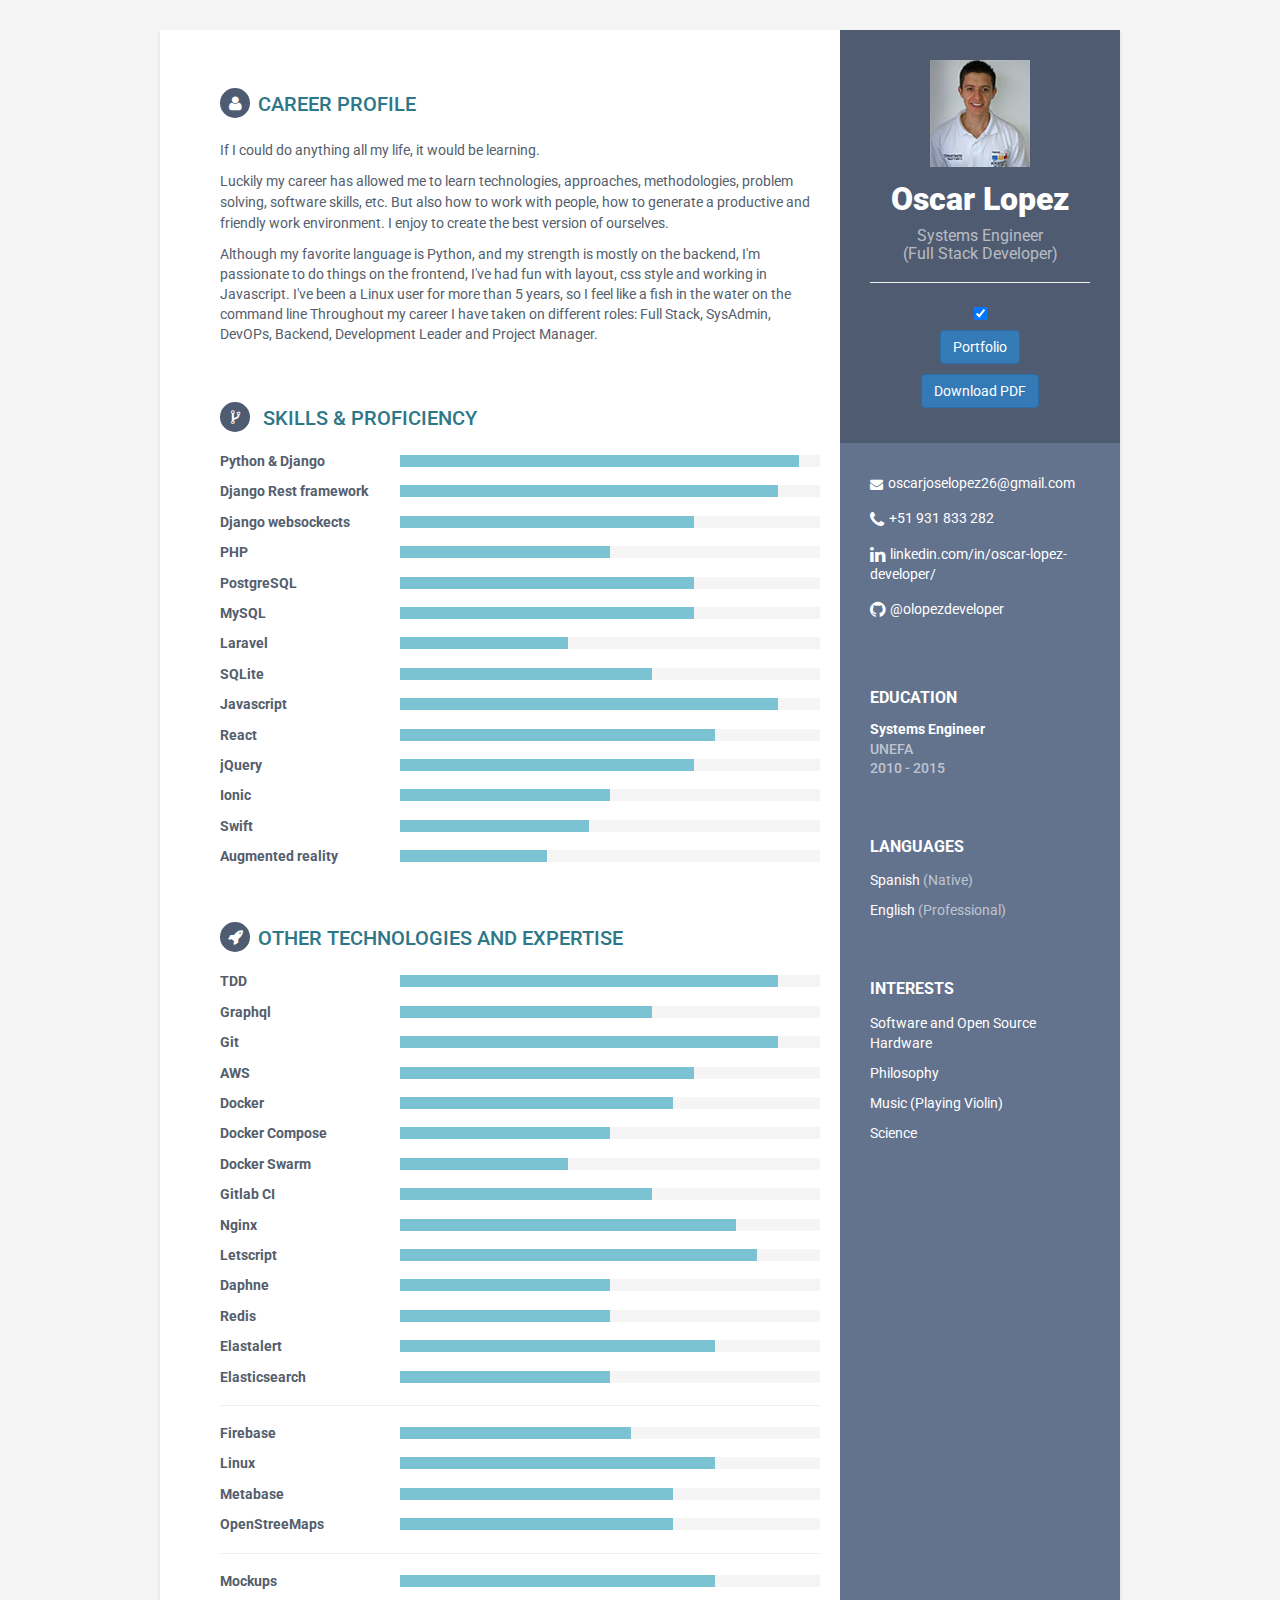
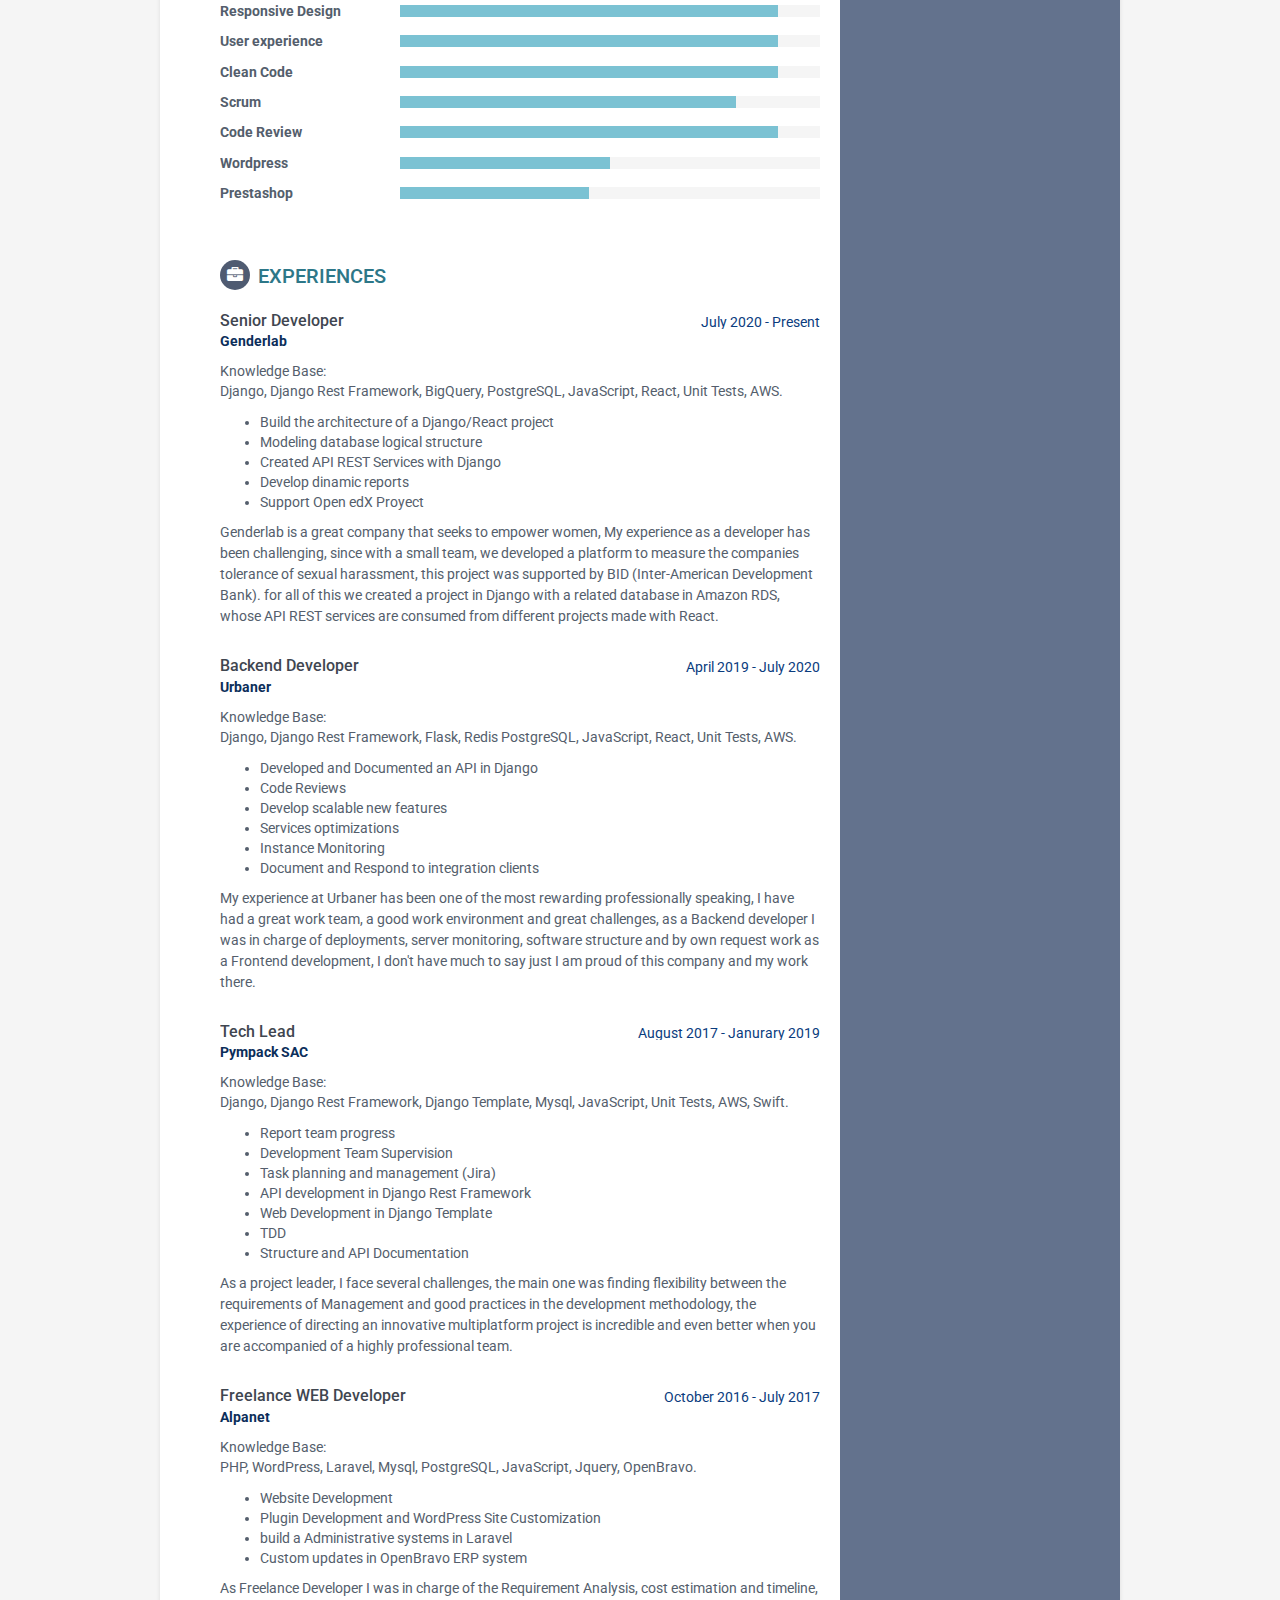
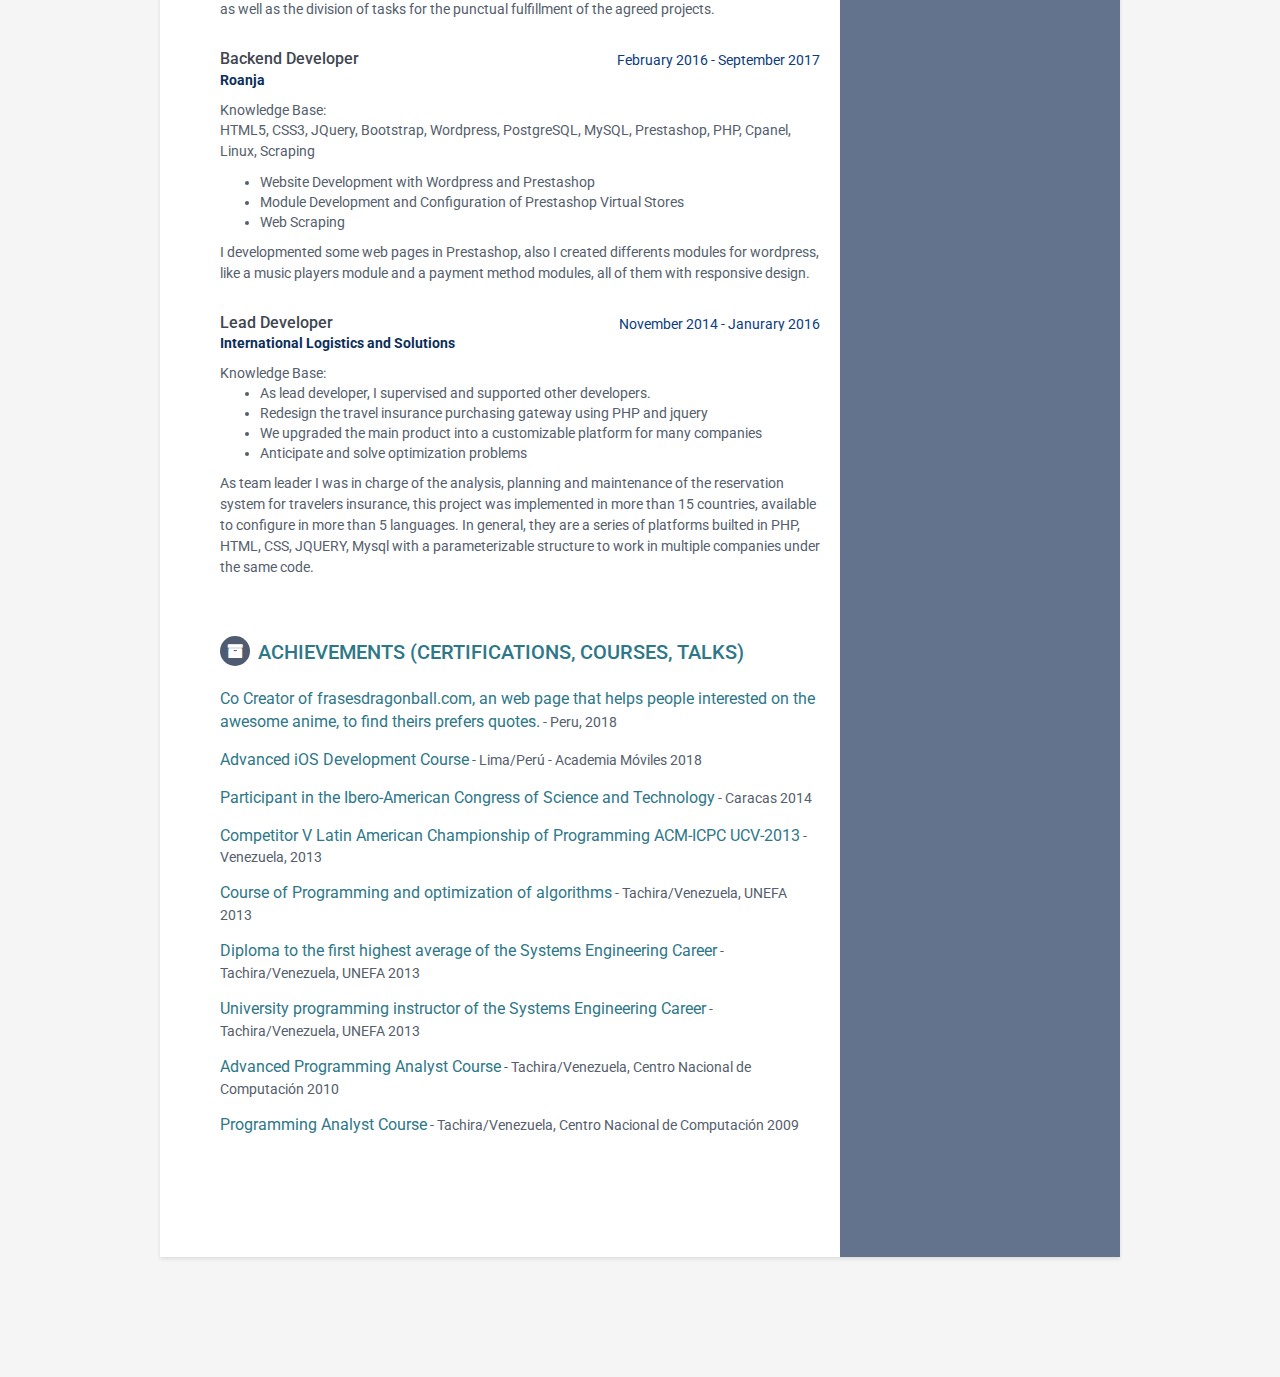
<file: index.html>
<!DOCTYPE html>
<!--[if IE 8]> <html lang="en" class="ie8"> <![endif]-->
<!--[if IE 9]> <html lang="en" class="ie9"> <![endif]-->
<!--[if !IE]><!--> <html lang="es"> <!--<![endif]-->

<head>
    <title>CV - Oscar Lopez</title>
    <!-- Meta -->
    <meta charset="utf-8">
    <meta http-equiv="X-UA-Compatible" content="IE=edge">
    <meta name="viewport" content="width=device-width, initial-scale=1.0">
    <meta name="description" content="Responsive HTML5 Resume/CV Template for Developers">
    <meta name="author" content="Xiaoying Riley at 3rd Wave Media">
    <link rel="shortcut icon" href="favicon.ico">
    <link href='https://fonts.googleapis.com/css?family=Roboto:400,500,400italic,300italic,300,500italic,700,700italic,900,900italic' rel='stylesheet' type='text/css'>
    <!-- Global CSS -->
    <link rel="stylesheet" href="assets/plugins/bootstrap/css/bootstrap.min.css">
    <!-- Plugins CSS -->
    <link rel="stylesheet" href="assets/plugins/font-awesome/css/font-awesome.css">
    <link href="https://gitcdn.github.io/bootstrap-toggle/2.2.2/css/bootstrap-toggle.min.css" rel="stylesheet">

    <!-- Theme CSS -->
    <link id="theme-style" rel="stylesheet" href="assets/css/styles.css">
    <!-- HTML5 shim and Respond.js for IE8 support of HTML5 elements and media queries -->
    <!--[if lt IE 9]>
      <script src="https://oss.maxcdn.com/html5shiv/3.7.2/html5shiv.min.js"></script>
      <script src="https://oss.maxcdn.com/respond/1.4.2/respond.min.js"></script>
    <![endif]-->
</head>

<body>
    <div class="wrapper">
        <div class="sidebar-wrapper">
            <div class="profile-container">
                <img class="profile" src="assets/images/oscar.jpg" alt="" />
                <h1 class="name">Oscar Lopez</h1>
                <h3 class="tagline english">Systems Engineer </br>(Full Stack Developer)</h3>
                <h3 class="tagline spanish hidden">Ingeniero de Sistemas </br>(Desarrollador Full Stack)</h3>
                <hr>




                <div class="text-center">
                    <input id="language" type="checkbox" checked data-offstyle="warning"
                    data-toggle="toggle" data-on="English" data-off="Spanish">
                </div>

                <div class="text-center english"><a class="btn btn-primary" 
                    href="./portfolio/">Portfolio</a></div>
                
                <div class="text-center english"><a class="btn btn-primary" 
                    href="./assets/pdf/OscarResumeEng.pdf">Download PDF</a></div>
                    
                <div class="text-center  spanish hidden"><a class="btn btn-primary" 
                    href="./portfolio/">Ver Portafolio</a></div>
                
                <div class="text-center  spanish hidden"><a class="btn btn-primary" 
                    href="./assets/pdf/OscarResume.pdf">Descargar PDF</a></div>
                

            </div><!--// Perfil-->

            <div class="contact-container container-block">
                <ul class="list-unstyled contact-list">
                    <li class="email"><i class="fa fa-envelope"></i><a href="#" >oscarjoselopez26@gmail.com</a></li>
                    <li class="phone"><i class="fa fa-phone"></i>+51 931 833 282</li>
                    <li class="linkedin"><i class="fa fa-linkedin"></i><a href="https://www.linkedin.com/in/oscar-lopez-a00679110/" target="_blank">linkedin.com/in/oscar-lopez-developer/</a></li>
                    <li class="github"><i class="fa fa-github"></i><a href="https://github.com/olopezdeveloper" target="_blank">@olopezdeveloper</a></li>

                </ul>
            </div><!--//Contacto-->
            <div class="education-container container-block">
                <h2 class="container-block-title english"> Education </h2>
                <h2 class="container-block-title spanish hidden"> Educación </h2>
                <div class="item">
                    <h4 class="degree english">Systems Engineer</h4>
                    <h4 class="degree spanish hidden">Ingeniero de Sistemas</h4>
                    <h5 class="meta">UNEFA</h5>
                    <div class="time">2010 - 2015</div>
                </div><!--//item-->
            </div><!--//Educación y estudios-->

            
            <div class="languages-container container-block">
                <h2 class="container-block-title english">Languages</h2>
                <h2 class="container-block-title spanish hidden">Idiomas</h2>
                <ul class="list-unstyled interests-list english">
                    <li>Spanish <span class="lang-desc">(Native)</span></li>
                    <li>English <span class="lang-desc">(Professional)</span></li>
                </ul>
                <ul class="list-unstyled interests-list spanish hidden">
                    <li>Español <span class="lang-desc">(Nativo)</span></li>
                    <li>Ingles <span class="lang-desc">(Profesional)</span></li>
                </ul>
            </div><!--//Idiomas-->



            <div class="interests-container container-block english">
                <h2 class="container-block-title">Interests</h2>
                <ul class="list-unstyled interests-list">
                    <li>Software and Open Source Hardware</li>
                    <li>Philosophy</li>
                    <li>Music (Playing Violin)</li>
                    <li>Science</li>
                </ul>
            </div><!--//interests-->
            <div class="interests-container container-block spanish hidden">
                <h2 class="container-block-title">Intereses</h2>
                <ul class="list-unstyled interests-list">
                    <li>Software, Hardware y Cultura de Código Abierto</li>
                    <li>Filosofía</li>
                    <li>Música (Tocar Violin)</li>
                    <li>Ciencia</li>
                </ul>
            </div><!--//interests-->

        </div><!--//sidebar-->

        <div class="main-wrapper">


 			<section class="section summary-section">
                
                <h2 class="section-title english"><i class="fa fa-user"></i>Career Profile </h2>
                <h2 class="section-title spanish hidden"><i class="fa fa-user"></i>Perfil Profesional </h2>
                <div class="summary">
                    
<div class="self-desc english">
    <p>
        If I could do anything all my life, it would be learning.

    </p>

    <p>

    Luckily my career has allowed me to learn technologies, approaches, methodologies,
    problem solving, software skills, etc.
     But also how to work with people,
     how to generate a productive and friendly work environment.
     I enjoy to create the best version of ourselves.
    </p>
    Although my favorite language is Python, and my strength is mostly on the backend,
    I'm passionate to do things on the frontend, I've had fun with layout, css style
     and working in Javascript.

    I've been a Linux user for more than 5 years, so I feel like a fish in the water
     on the command line


     Throughout my career I have taken on different roles: Full Stack, SysAdmin, DevOPs,
     Backend, Development Leader and Project Manager.
    </p>

</div>
<div class="self-desc spanish hidden">
    <p>
        Si pudiera hacer algo por toda mi vida, sería aprender

    </p>

    <p>
        Por suerte mi carrera me ha permitido aprender tecnologías, enfoques, metodologías,
        que me permiten aprender y resolver problemas, no sólo en las habilidades puramente
        mecánicas, de proceso, de software, etc. Sino también en cómo trabajar con la gente,
        cómo generar un ambiente de trabajo productivo y amigable.
        Me gusta ayudarme a mí y a mis colegas a obtener la mejor versión de nosotros mismos.
    </p>
        Aunque mi lenguaje de preferencia es Python, y mi fortaleza esta principalmente
        en el backend. Soy un apacionado al frontend ya que como suelo decir
        "Con poco, puedes hacer mucho".
        Me he divertido con el diseño y hacer estilos en css, y trabajar con Javascript.

         He sido un usuario de Linux por más de 5 años, así que me siento
         como un pez en el agua en la línea de comandos.
         A lo largo de mi carrera he asumido diferentes roles: Full Stack, SysAdmin, DevOps,
         Backend, Líder de Desarrollo y Gerente de Proyecto.
    </p>

</div>


                </div><!--//resumen-->
            </section><!--//section-->


            <section class="skills-section section">
                <h2 class="section-title english"><i class="fa fa-code-fork"></i> Skills & Proficiency </h2>
                <h2 class="section-title spanish hidden"><i class="fa fa-code-fork"></i>Habilidades y Destrezas</h2>
                <div class="skillset">
                    <div class="item">
                        <h3 class="level-title">Python & Django</h3>
                        <div class="level-bar">
                            <div class="level-bar-inner" data-level="95%">
                            </div>
                        </div><!--//level-bar-->
                    </div><!--//item-->

                    <div class="item">
                        <h3 class="level-title">Django Rest framework</h3>
                        <div class="level-bar">
                            <div class="level-bar-inner" data-level="90%">
                            </div>
                        </div><!--//level-bar-->
                    </div><!--//item-->

                    <div class="item">
                        <h3 class="level-title">Django websockects</h3>
                        <div class="level-bar">
                            <div class="level-bar-inner" data-level="70%">
                            </div>
                        </div><!--//level-bar-->
                    </div><!--//item-->

                    <div class="item">
                        <h3 class="level-title">PHP</h3>
                        <div class="level-bar">
                            <div class="level-bar-inner" data-level="50%">
                            </div>
                        </div><!--//level-bar-->
                    </div><!--//item-->

                    <div class="item">
                        <h3 class="level-title">PostgreSQL</h3>
                        <div class="level-bar">
                            <div class="level-bar-inner" data-level="70%">
                            </div>
                        </div><!--//level-bar-->
                    </div><!--//item-->
                    <div class="item">
                        <h3 class="level-title">MySQL</h3>
                        <div class="level-bar">
                            <div class="level-bar-inner"  data-level="70%">
                            </div>
                        </div><!--//level-bar-->
                    </div><!--//item-->
                     
                    
                    
                    <div class="item">
                        <h3 class="level-title">Laravel</h3>
                        <div class="level-bar">
                            <div class="level-bar-inner" data-level="40%">
                            </div>
                        </div><!--//level-bar-->
                    </div><!--//item-->

                    <div class="item">
                        <h3 class="level-title">SQLite</h3>
                        <div class="level-bar">
                            <div class="level-bar-inner" data-level="60%">
                            </div>
                        </div><!--//level-bar-->
                    </div><!--//item-->

                    
                    
                    <div class="item">
                        <h3 class="level-title">Javascript</h3>
                        <div class="level-bar">
                            <div class="level-bar-inner" data-level="90%">
                            </div>
                        </div><!--//level-bar-->
                    </div><!--//item-->
                    <div class="item">
                        <h3 class="level-title">React</h3>
                        <div class="level-bar">
                            <div class="level-bar-inner" data-level="75%">
                            </div>
                        </div><!--//level-bar-->
                    </div><!--//item-->
                    <div class="item">
                        <h3 class="level-title">jQuery</h3>
                        <div class="level-bar">
                            <div class="level-bar-inner" data-level="70%">
                            </div>
                        </div><!--//level-bar-->
                    </div><!--//item-->
                    <div class="item">
                        <h3 class="level-title">Ionic</h3>
                        <div class="level-bar">
                            <div class="level-bar-inner" data-level="50%">
                            </div>
                        </div><!--//level-bar-->
                    </div><!--//item-->
                    <div class="item">
                        <h3 class="level-title">Swift</h3>
                        <div class="level-bar">
                            <div class="level-bar-inner" data-level="45%">
                            </div>
                        </div><!--//level-bar-->
                    </div><!--//item-->

                    <div class="item">
                        <h3 class="level-title">Augmented reality</h3>
                        <div class="level-bar">
                            <div class="level-bar-inner" data-level="35%">
                            </div>
                        </div><!--//level-bar-->
                    </div><!--//item-->
                     
                    

                </div>
            </section><!--//-Habulidades-->

            <section class="skills-section section">
                <h2 class="section-title english"><i class="fa fa-rocket"></i>Other technologies and expertise</h2>
                <h2 class="section-title spanish hidden"><i class="fa fa-rocket"></i>Otras tecnologías y conocimientos</h2>
                <div class="skillset">


                    <div class="item">
                        <h3 class="level-title">TDD</h3>
                        <div class="level-bar">
                            <div class="level-bar-inner" data-level="90%">
                            </div>
                        </div><!--//level-bar-->
                    </div><!--//item-->

                    <div class="item">
                        <h3 class="level-title">Graphql</h3>
                        <div class="level-bar">
                            <div class="level-bar-inner" data-level="60%">
                            </div>
                        </div><!--//level-bar-->
                    </div><!--//item-->


                    <div class="item">
                        <h3 class="level-title">Git</h3>
                        <div class="level-bar">
                            <div class="level-bar-inner" data-level="90%">
                            </div>
                        </div><!--//level-bar-->
                    </div><!--//item-->                 


                    
                    <div class="item">
                        <h3 class="level-title">AWS</h3>
                        <div class="level-bar">
                            <div class="level-bar-inner" data-level="70%">
                            </div>
                        </div><!--//level-bar-->
                    </div><!--//item-->

                    <div class="item">
                        <h3 class="level-title">Docker</h3>
                        <div class="level-bar">
                            <div class="level-bar-inner" data-level="65%">
                            </div>
                        </div><!--//level-bar-->
                    </div><!--//item-->
                    <div class="item">
                        <h3 class="level-title">Docker Compose</h3>
                        <div class="level-bar">
                            <div class="level-bar-inner" data-level="50%">
                            </div>
                        </div><!--//level-bar-->
                    </div><!--//item-->
                    <div class="item">
                        <h3 class="level-title">Docker Swarm</h3>
                        <div class="level-bar">
                            <div class="level-bar-inner" data-level="40%">
                            </div>
                        </div><!--//level-bar-->
                    </div><!--//item-->
                    <div class="item">
                        <h3 class="level-title">Gitlab CI</h3>
                        <div class="level-bar">
                            <div class="level-bar-inner" data-level="60%">
                            </div>
                        </div><!--//level-bar-->
                    </div><!--//item-->
                    <div class="item">
                        <h3 class="level-title">Nginx</h3>
                        <div class="level-bar">
                            <div class="level-bar-inner" data-level="80%">
                            </div>
                        </div><!--//level-bar-->
                    </div><!--//item-->
                    <div class="item">
                        <h3 class="level-title">Letscript</h3>
                        <div class="level-bar">
                            <div class="level-bar-inner" data-level="85%">
                            </div>
                        </div><!--//level-bar-->
                    </div><!--//item-->

                    <div class="item">
                        <h3 class="level-title">Daphne</h3>
                        <div class="level-bar">
                            <div class="level-bar-inner" data-level="50%">
                            </div>
                        </div><!--//level-bar-->
                    </div><!--//item-->
                    <div class="item">
                        <h3 class="level-title">Redis</h3>
                        <div class="level-bar">
                            <div class="level-bar-inner" data-level="50%">
                            </div>
                        </div><!--//level-bar-->
                    </div><!--//item-->

                    <div class="item">
                        <h3 class="level-title">Elastalert</h3>
                        <div class="level-bar">
                            <div class="level-bar-inner" data-level="75%">
                            </div>
                        </div><!--//level-bar-->
                    </div><!--//item-->
                    <div class="item">
                        <h3 class="level-title">Elasticsearch</h3>
                        <div class="level-bar">
                            <div class="level-bar-inner" data-level="50%">
                            </div>
                        </div><!--//level-bar-->
                    </div><!--//item-->

                    <hr>
                    
                    <div class="item">
                        <h3 class="level-title">Firebase</h3>
                        <div class="level-bar">
                            <div class="level-bar-inner" data-level="55%">
                            </div>
                        </div><!--//level-bar-->
                    </div><!--//item-->

                    
                    <div class="item">
                        <h3 class="level-title">Linux</h3>
                        <div class="level-bar">
                            <div class="level-bar-inner" data-level="75%">
                            </div>
                        </div><!--//level-bar-->
                    </div><!--//item-->

                    <div class="item">
                        <h3 class="level-title">Metabase</h3>
                        <div class="level-bar">
                            <div class="level-bar-inner" data-level="65%">
                            </div>
                        </div><!--//level-bar-->
                    </div><!--//item-->
                    <div class="item">
                        <h3 class="level-title">OpenStreeMaps</h3>
                        <div class="level-bar">
                            <div class="level-bar-inner" data-level="65%">
                            </div>
                        </div><!--//level-bar-->
                    </div><!--//item-->
                    

                    <hr>
                    <div class="item">
                        <h3 class="level-title">Mockups</h3>
                        <div class="level-bar">
                            <div class="level-bar-inner" data-level="75%">
                            </div>
                        </div><!--//level-bar-->
                    </div><!--//item-->
                    <div class="item">
                        <h3 class="level-title">Responsive Design</h3>
                        <div class="level-bar">
                            <div class="level-bar-inner" data-level="90%">
                            </div>
                        </div><!--//level-bar-->
                    </div><!--//item-->

                    
                    <div class="item">
                        <h3 class="level-title">User experience</h3>
                        <div class="level-bar">
                            <div class="level-bar-inner" data-level="90%">
                            </div>
                        </div><!--//level-bar-->
                    </div><!--//item-->

                    <div class="item">
                        <h3 class="level-title">Clean Code</h3>
                        <div class="level-bar">
                            <div class="level-bar-inner" data-level="90%">
                            </div>
                        </div><!--//level-bar-->
                    </div><!--//item-->

                    <div class="item">
                        <h3 class="level-title">Scrum</h3>
                        <div class="level-bar">
                            <div class="level-bar-inner" data-level="80%">
                            </div>
                        </div><!--//level-bar-->
                    </div><!--//item-->
                    <div class="item">
                        <h3 class="level-title">Code Review</h3>
                        <div class="level-bar">
                            <div class="level-bar-inner" data-level="90%">
                            </div>
                        </div><!--//level-bar-->
                    </div><!--//item-->

                    <div class="item">
                        <h3 class="level-title">Wordpress</h3>
                        <div class="level-bar">
                            <div class="level-bar-inner" data-level="50%">
                            </div>
                        </div><!--//level-bar-->
                    </div><!--//item-->


                    <div class="item">
                        <h3 class="level-title">Prestashop</h3>
                        <div class="level-bar">
                            <div class="level-bar-inner" data-level="45%">
                            </div>
                        </div><!--//level-bar-->
                    </div><!--//item-->

                </div>
            </section><!--//-Habulidades--> 










            <section class="section experiences-section">
                <h2 class="section-title english"><i class="fa fa-briefcase"></i>Experiences </h2>
                <h2 class="section-title spanish hidden"><i class="fa fa-briefcase"></i>Experiencias </h2>




                <div class="item">
                    <div class="meta">
                        <div class="upper-row">
                            <h3 class="job-title">Senior Developer</h3>

                            <div class="time english">July 2020 - Present </div>
                            <div class="time spanish hidden">Julio 2020 - Presente </div>
                        </div><!--//upper-row-->
                        <div class="company">Genderlab</div>
                    </div><!--//meta-->
                    <div class="details">

                        <span class="english">Knowledge Base: </span>
                        <span class="spanish hidden">Base de Conocimientos: </span>
                        <p>
                            Django, Django Rest Framework, BigQuery,
                            PostgreSQL, JavaScript, React, Unit Tests, AWS.
                        </p>
                        <ul class="spanish hidden">
                            <li>Levantar arquitectura de proyectos en Django/React</li>
                            <li>Análisis y creación de modelos relacionales</li>
                            <li>Crear servicios API REST con Django</li>
                            <li>Creacion de reportes dinamicos</li>
                            <li>Soporte y supervisión de proyecto Open edX software</li>
                        </ul>
                        <ul class="english">

                            <li>Build the architecture of a Django/React project</li>
                            <li>Modeling database logical structure</li>
                            <li>Created API REST Services with Django</li>
                            <li>Develop dinamic reports</li>
                            <li>Support Open edX Proyect</li>
                        </ul>


                       <p class="english">Genderlab is a great company that seeks to empower women, My experience as a developer has been challenging, since with a small team, we developed a platform to measure the companies tolerance of sexual harassment, this project was supported by BID (Inter-American Development Bank). for all of this we created a project in Django with a related database in Amazon RDS, whose API REST services are consumed from different projects made with React.
                   </p>

                        <p class="spanish hidden">Genderlab es una gran empresa que busca empoderar a la mujer,
                            Mi experiencia como desarrollador ha sido retadora, 
                            ya que con un un pequeño equipo, desarrollamos
                             una plataforma para gestionar Encuestas que se 
                             realizan a diferentes empresas para medir su 
                             tolerancia al machismo, ademas este proyecto es apoyado por el BID (Banco Interamericano de Desarrollo). Para todo esto
                               creamos un proyecto en Django con una base de datos relacion en RDS de
                                Amazon Web Service, con servicios API REST consumidos desde diferentes proyectos 
                                hechos en React.
                       </p>
                    </div><!--//details-->
                </div>

                

                <div class="item">
                    <div class="meta">
                        <div class="upper-row">
                            <h3 class="job-title">Backend Developer</h3>
                            <div class="time english">April 2019 - July 2020 </div>
                            <div class="time spanish hidden">Abril 2019 - Julio 2020 </div>
                        </div><!--//upper-row-->
                        <div class="company">Urbaner</div>
                    </div><!--//meta-->
                    <div class="details">
                        <span class="english">Knowledge Base: </span>
                        <span class="spanish hidden">Base de Conocimientos: </span>

                        <p>
                            Django, Django Rest Framework, Flask, Redis
                            PostgreSQL, JavaScript, React, Unit Tests, AWS.
                        </p>
                        <ul class="english">
                            <li>Developed and Documented an API in Django</li>
                            <li>Code Reviews</li>
                            <li>Develop scalable new features</li>
                            <li>Services optimizations</li>
                            <li>Instance Monitoring</li>
                            <li>Document and Respond to integration clients</li>
                        </ul>
                        <ul class="spanish hidden">
                            <li>Crear servicios API en Django</li>
                            <li>Revisar código del equipo de Backend</li>
                            <li>Planeación de estructuras escalables</li>
                            <li>Optimización de servicios</li>
                            <li>Monitoreo de Instancias</li>
                            <li>Documentar y Responder a clientes de integración</li>
                        </ul>

                        <p class="english">My experience at Urbaner has been one of the most rewarding professionally speaking,
                            I have had a great work team, a good work environment and great challenges,
                            as a Backend developer I was in charge of deployments, server monitoring, software structure and by
                              own request work as a Frontend development, I don't have much to say just 
                              I am proud of this company and my work there.
                       </p>
                       <p class="spanish hidden">Mi experiencia en Urbaner ha sido una de las más gratificantes profesionalmente hablando, 
                        he contado con un gran equipo de trabajo, buen ambiente laboral y grandes retos.
                         Empece como desarrollador Backend y en mi linea de carrera me encargue de despliegues,
                         monitoreo de servidores, estructura del software y por peticion propia desarrollar junto 
                         al equipo Frontend. No tengo mucho que decir en tan pocas
                           líneas más que estoy Orgulloso de la empresa y mi trabajo.
                        </p>
                    </div><!--//details-->
                </div>

                <div class="item">
                    <div class="meta">
                        <div class="upper-row">
                            <h3 class="job-title">Tech Lead</h3>
                            <div class="time english">August 2017 - Janurary 2019 </div>
                            <div class="time spanish hidden">Agosto 2017 - Janurary 2019 </div>
                        </div><!--//upper-row-->
                        <div class="company">Pympack SAC</div>
                    </div><!--//meta-->
                    <div class="details">

                        <span class="english">Knowledge Base: </span>
                        <span class="spanish hidden">Base de Conocimientos: </span>
                        

                        <p>
                            Django, Django Rest Framework, Django Template, Mysql,
                            JavaScript, Unit Tests, AWS, Swift.
                        </p>
                        <ul class="english">
                            <li>Report team progress</li>
                            <li>Development Team Supervision</li>
                            <li>Task planning and management (Jira)</li>
                            <li>API development in Django Rest Framework</li>
                            <li>Web Development in Django Template</li>
                            <li>TDD</li>
                            <li>Structure and API Documentation</li>
                        </ul>
                        <ul class="spanish hidden">
                            <li>Informe de avances</li>
                            <li>Supervisión del Equipo de Desarrollo</li>
                            <li>Planificacion y gestion de tareas (Jira)</li>
                            <li>Desarrollo de API en Django Rest Framework</li>
                            <li>Desarrollo de Web en Django Frontend y Backend</li>
                            <li>Implementación de Metodologia TDD</li>
                            <li>Documentación de Esquemas y API</li>
                        </ul>

                        <p class="english" >
                            As a project leader, I face several challenges, the main one was finding flexibility
                             between the requirements of Management and good practices in the development methodology, the experience of directing an innovative multiplatform project
                               is incredible and even better when you are accompanied of a highly professional team.
                        </p>

                        <p class="spanish hidden" >
                            Como líder de proyecto, me enfrento a varios retos, el principal es encontrar la flexibilidad 
                            entre los requerimientos de la Gerencia y las buenas prácticas en la metodología
                             de desarrollo, la experiencia de dirigir un proyecto innovador multiplataforma 
                             es increíble y mejora al estar acompañado de un equipo de trabajo sumamente profesional.
                        </p>
                    </div><!--//details-->
                </div>


				<div class="item">
                    <div class="meta">
                        <div class="upper-row">
                            <h3 class="job-title">Freelance WEB Developer</h3>

                            <div class="time english">October 2016 - July 2017 </div>
                            <div class="time spanish hidden">Octubre 2016 - Julio 2017 </div>
                        </div><!--//upper-row-->
                        <div class="company">Alpanet</div>
                    </div><!--//meta-->
                    <div class="details">


                        <span class="english">Knowledge Base: </span>
                        <span class="spanish hidden">Base de Conocimientos: </span>
                        <p>
                           PHP, WordPress, Laravel, Mysql,
                           PostgreSQL, JavaScript, Jquery, OpenBravo.
                        </p>
                        <ul class="english">
                            <li>Website Development</li>
                            <li>Plugin Development and WordPress Site Customization</li>
                            <li>build a Administrative systems in Laravel</li>
                            <li>Custom updates in OpenBravo ERP system</li>
                        </ul>
                        <ul class="spanish hidden">
                            <li>Desarrollo de Páginas Web</li>
                            <li>Desarrollo de Plugins y Personalización de Sitios de WordPress</li>
                            <li>Sistemas administrables en Laravel</li>
                            <li>Actualizaciones a medida en sistema ERP OpenBravo</li>
                        </ul>
                        <p class="english ">As Freelance Developer I was in charge of the Requirement Analysis, cost estimation
                            and timeline, as well as the division of tasks for the punctual fulfillment of the agreed projects.
                        </p>

                        <p class="spanish hidden">Como Freelance Developer me encargué del Analisis de requerimiento, estimación de coste 
                            y tiempo, así como la división de tareas para el cumplimiento puntual de los proyectos
                            acordados. 
                        </p>
                    </div><!--//details-->
                </div>

                <div class="item">
                    <div class="meta">
                        <div class="upper-row">
                            <h3 class="job-title">Backend Developer</h3>


                            <div class="time english">February 2016 - September 2017 </div>
                            <div class="time spanish hidden">Febrero 2016 - Septiembre 2016 </div>

                        </div><!--//upper-row-->
                        <div class="company">Roanja</div>
                    </div><!--//meta-->
                    <div class="details">

                        <span class="english">Knowledge Base: </span>
                        <span class="spanish hidden">Base de Conocimientos: </span>
                        <p>
                            HTML5, CSS3, JQuery, Bootstrap,
                            Wordpress, PostgreSQL, MySQL, Prestashop,
                            PHP, Cpanel, Linux, Scraping
                        </p>

                        <ul class="english">
                            <li>Website Development with Wordpress and Prestashop</li>
                            <li>Module Development and Configuration of Prestashop Virtual Stores</li>   
                            <li>Web Scraping</li>
                        </ul>
                        <ul class="spanish hidden">
                            <li>Desarrollo de Plugins y Personalización de Sitios de WordPress</li>
                            <li>Desarrollo de Módulos y Configuración de Tiendas Virtuales de Prestashop</li>  
                            <li>Web Scraping</li>
                        </ul>
                         <p  class="english">I developmented some web pages in Prestashop, also I created differents modules for wordpress, like a music players module and a payment method modules, all of them with responsive design.</p>
                        <p  class="spanish hidden">Desarrollo de Páginas webs en Prestashop, creación de módulos 
                            para wordpress, reproductores de música, módulos de forma
                             de pago y adaptación de plantillas responsivas,
                              entre otras tareas.</p>

                    </div><!--//details-->
                </div><!--//item-->


                <div class="item">
                    <div class="meta">
                        <div class="upper-row">
                            <h3 class="job-title">Lead​ ​Developer </h3>

                            <div class="time english">November 2014 - Janurary 2016 </div>
                            <div class="time spanish hidden">Noviembre 2014 - Enero 2016 </div>
                        </div><!--//upper-row-->
                        <div class="company">International Logistics and Solutions</div>
                    </div><!--//meta-->
                    <div class="details">

                        <span class="english">Knowledge Base: </span>
                        <span class="spanish hidden">Base de Conocimientos: </span>
                        

                        <ul class="english">
                            <li>As lead developer, I supervised and supported other developers.</li>
                            <li>Redesign the travel insurance purchasing gateway using PHP and jquery</li>
                            <li>We upgraded the main product into a customizable platform for many companies</li>
                            <li>Anticipate and solve optimization problems</li>
                        </ul>
                        <ul class="spanish hidden">
                            <li>Como desarrollador principal, supervise y apoye a los demas desarrolladores.</li>
                            <li>Rediseñe la pasarela de compra de Seguros viajeros usando PHP y jquery</li>
                            <li>Convertir el producto principal en una plataforma customizable para muchas empresas en diferentes lenguajes</li>
                            <li>Anticipar y resolver problemas de optimización</li>
                        </ul>
                         <p  class="english">As team leader I was in charge of the analysis,
                            planning and maintenance of the reservation system for travelers insurance,
                             this project was implemented in more than 15 countries, available to configure in more than 5 languages.
                              In general, they are a series of platforms builted in PHP, HTML, CSS, JQUERY,
                              Mysql with a parameterizable structure to work in multiple companies under the same code.</p>
                        <p  class="spanish hidden">Lider de equipo de Desarrollo encargado del análisis,
                             planificación y mantenimiento del sistema de reservas para seguros viajeros,
                              proyecto en el cual se implementó en más de 15 países con manejo en más de 5 idiomas.
                               A modo general son una serie de plataformas construidas en PHP, HTML, CSS, JQUERY, 
                               Mysql con una estructura parametrizable para trabajar en múltiples empresas bajo 
                               el mismo código.</p>
                    </div><!--//details-->
                </div><!--//item-->

            </section><!--//section-->



            <div class="english">
                <section class="section projects-section">
                    <h2 class="section-title"><i class="fa fa-archive"></i>Achievements (Certifications, Courses, Talks)</h2>
                    

                    <div class="item">
                        <span class="project-title"><a href="#hook" >Co Creator of frasesdragonball.com, an web page that
    helps people interested on the awesome anime, to find theirs prefers quotes.</a></span>
                         - <span class="project-tagline">Peru, 2018</span>
                    </div><!--//item-->
                    <div class="item">
                        <span class="project-title"><a href="#hook" >Advanced iOS Development Course</a></span>
                         - <span class="project-tagline">Lima/Perú - Academia Móviles 2018</span>
                    </div><!--//item-->
                    
                    <div class="item">
                        <span class="project-title"><a href="#hook" >Participant in the Ibero-American Congress of Science and Technology</a></span>
                         - <span class="project-tagline">Caracas 2014</span>
                    </div><!--//item-->                
                    <div class="item">
                        <span class="project-title"><a href="#hook">Competitor V Latin American Championship of
                            Programming ACM-ICPC UCV-2013</a></span>
                         - <span class="project-tagline">Venezuela, 2013</span>
                    </div><!--//item-->
                    <div class="item">
                        <span class="project-title"><a href="#hook" >Course of Programming and optimization of algorithms</a></span>
                         - <span class="project-tagline">Tachira/Venezuela, UNEFA 2013</span>
                    </div><!--//item-->
                    <div class="item">
                        <span class="project-title"><a href="#hook" >Diploma to the first highest average of the Systems Engineering Career</a></span>
                         - <span class="project-tagline">Tachira/Venezuela, UNEFA 2013</span>
                    </div><!--//item-->
                    <div class="item">
                        <span class="project-title"><a href="#hook" >University programming instructor of the Systems Engineering Career</a></span>
                         - <span class="project-tagline">Tachira/Venezuela, UNEFA 2013</span>
                    </div><!--//item-->
    
                    <div class="item">
                        <span class="project-title"><a href="#hook" >Advanced Programming Analyst Course</a></span>
                         - <span class="project-tagline">Tachira/Venezuela, Centro Nacional de Computación 2010</span>
                    </div><!--//item-->
                    <div class="item">
                        <span class="project-title"><a href="#hook" >Programming Analyst Course</a></span>
                         - <span class="project-tagline">Tachira/Venezuela, Centro Nacional de Computación 2009</span>
                    </div><!--//item-->
                </section><!--//section-->  
            </div>
            

            <div class="spanish hidden">
                <section class="section projects-section">
                    <h2 class="section-title"><i class="fa fa-archive"></i>Cursos, Talleres, Ponencias</h2>
    
                    <div class="item">
                        <span class="project-title"><a href="#hook" >Curso IOS Avanzado Desarrollo de Aplicaciones para Móviles IPhone-IPad</a></span>
                         - <span class="project-tagline">Lima/Perú - Academia Móviles 2018</span>
                    </div><!--//item-->
                    
                    <div class="item">
                        <span class="project-title"><a href="#hook" >Participante en el Congreso Iberoamericano de Ciencia y Tecnología</a></span>
                         - <span class="project-tagline">Caracas 2014</span>
                    </div><!--//item-->                
                    <div class="item">
                        <span class="project-title"><a href="#hook" >Competidor V eliminatoria Latinoamericana de Programación ACM-ICPC UCV-2013</a></span>
                         - <span class="project-tagline">Caracas 8 y 9 de Noviembre de 2013</span>
                    </div><!--//item-->
                    <div class="item">
                        <span class="project-title"><a href="#hook" >Programación y optimización de algoritmos</a></span>
                         - <span class="project-tagline">Tachira/Venezuela, UNEFA 2013</span>
                    </div><!--//item-->
                    <div class="item">
                        <span class="project-title"><a href="#hook" >Diploma al primer mayor promedio de la Carrera Ingeniería de Sistemas</a></span>
                         - <span class="project-tagline">Tachira/Venezuela, UNEFA 2013</span>
                    </div><!--//item-->
                    <div class="item">
                        <span class="project-title"><a href="#hook" >Instructor de programación Universitaria</a></span>
                         - <span class="project-tagline">Tachira/Venezuela, UNEFA 2013</span>
                    </div><!--//item-->
                    <div class="item">
                        <span class="project-title"><a href="#hook">Asistente 1er Congreso Binacional Tecnologías Libres</a></span> -
                        <span class="project-tagline">UNEFA (Mayo - 2012)</span>
                    </div><!--//item-->
    
                    <div class="item">
                        <span class="project-title"><a href="#hook" >Curso Avanzado Analista de Programación</a></span>
                         - <span class="project-tagline">Tachira/Venezuela, Centro Nacional de Computación 2010</span>
                    </div><!--//item-->
                    <div class="item">
                        <span class="project-title"><a href="#hook" >Curso Analista de Programación</a></span>
                         - <span class="project-tagline">Tachira/Venezuela, Centro Nacional de Computación 2009</span>
                    </div><!--//item-->
                </section><!--//section-->  
            </div>
            



        </div><!--//main-body-->
    </div>

    <footer class="footer">
        <div class="text-center">

        </div>
    </footer><!--//footer-->

    <!-- Javascript -->
    <script type="text/javascript" src="assets/plugins/jquery-1.11.3.min.js"></script>
    <script type="text/javascript" src="assets/plugins/bootstrap/js/bootstrap.min.js"></script>
    <script src="https://gitcdn.github.io/bootstrap-toggle/2.2.2/js/bootstrap-toggle.min.js"></script>
    <!-- custom js -->
    <script type="text/javascript" src="assets/js/main.js"></script>
</body>
</html>
</file>
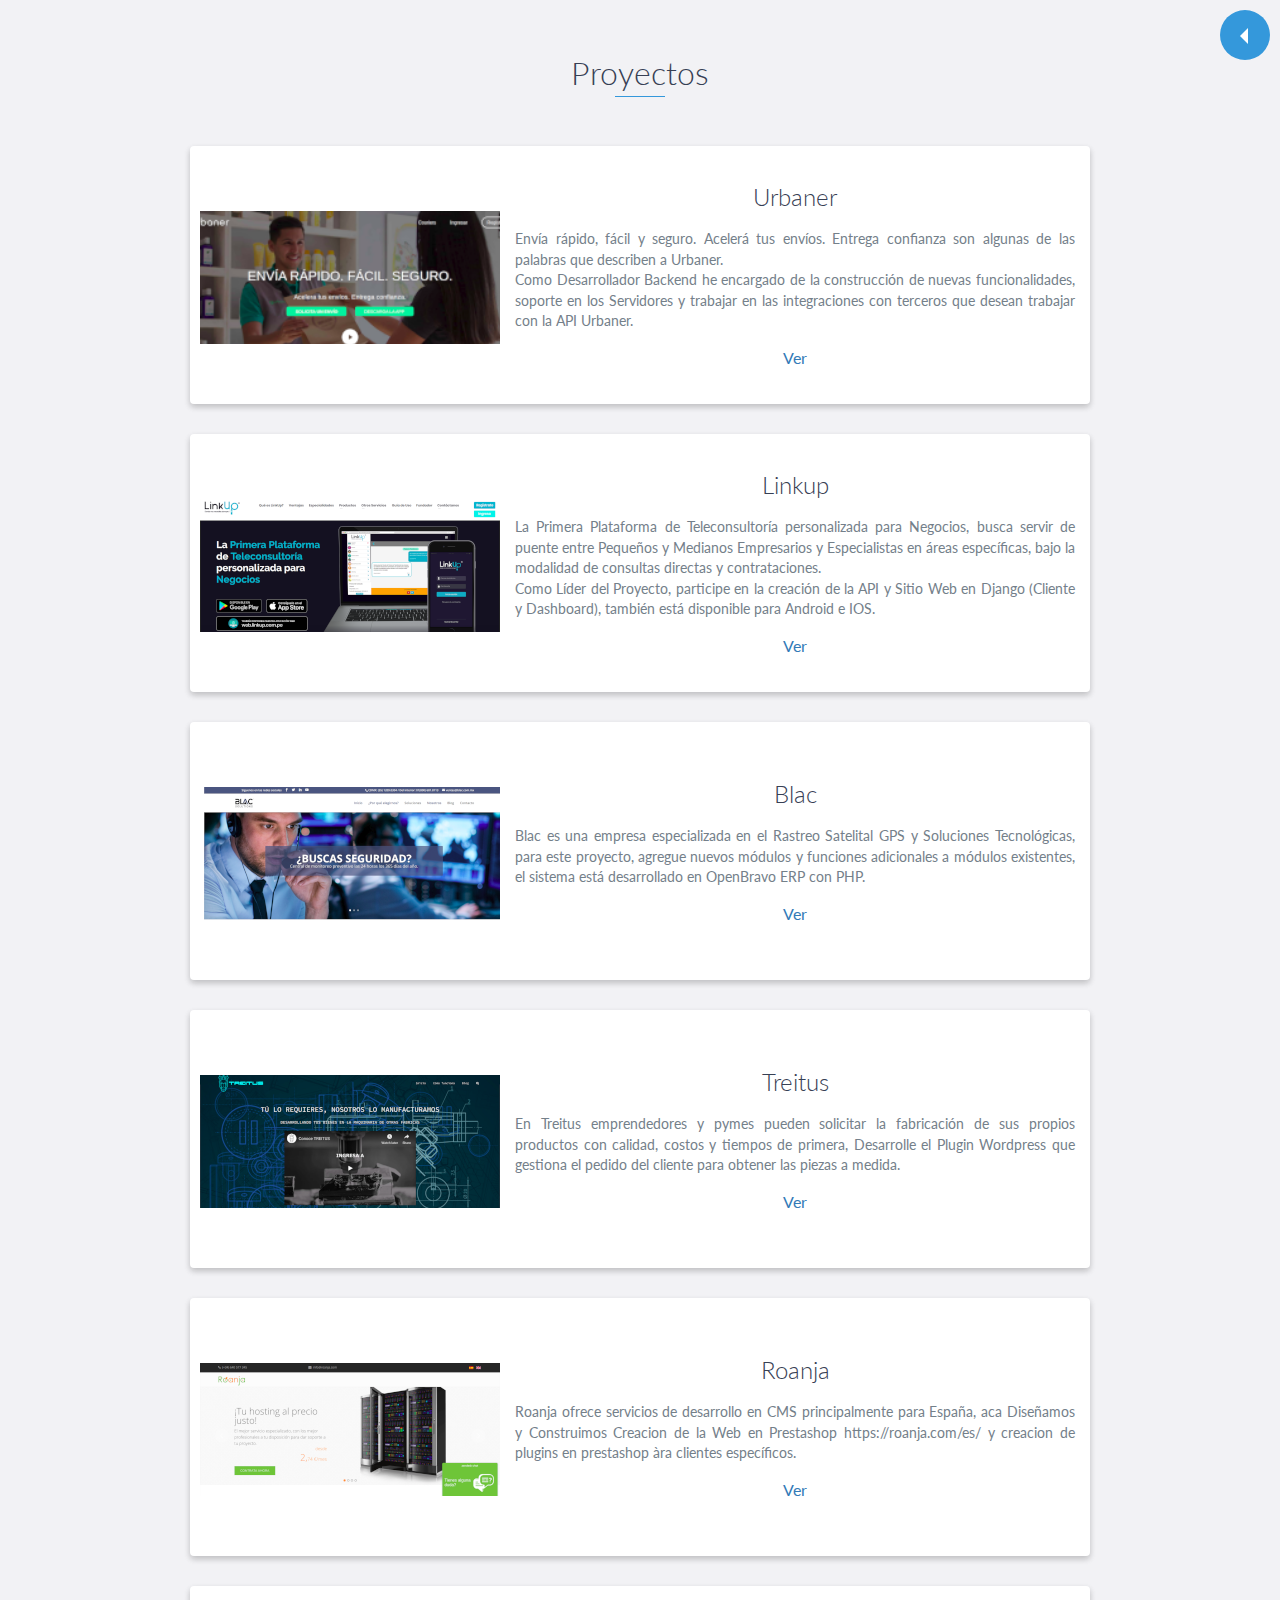
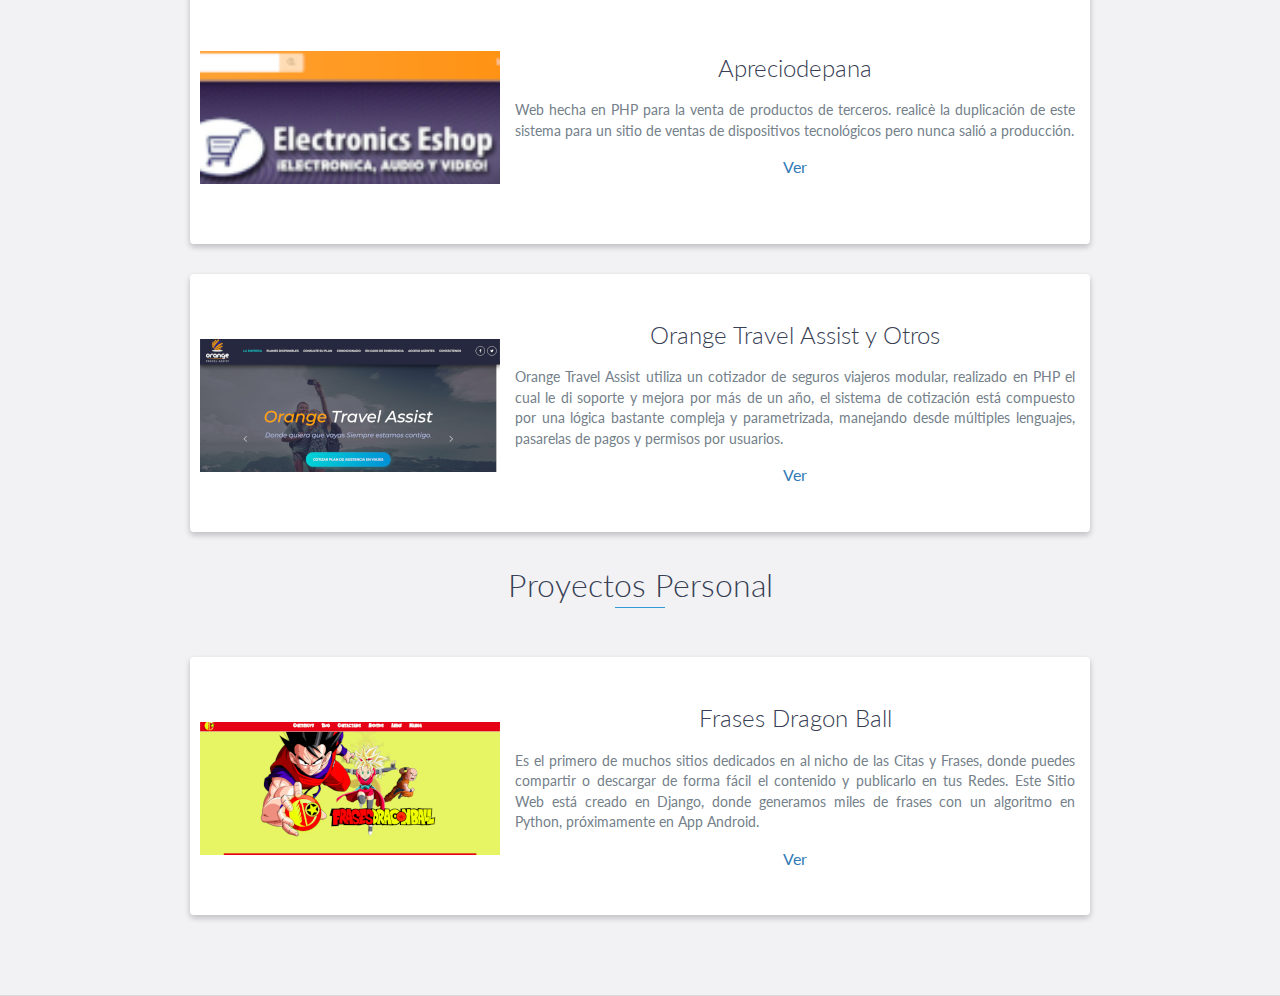
<file: portfolio/index.html>
<!DOCTYPE html>
<html class="no-js" lang="en">

<head>
    <meta charset="utf-8">
    <meta http-equiv="X-UA-Compatible" content="IE=edge">
    <meta name="viewport" content="width=device-width, initial-scale=1">
    <title>Mi Portafolio</title>
	<link rel="shortcut icon" href="favicon.ico" type="image/x-icon">
	<link rel="icon" href="favicon.ico" type="image/x-icon">
    <link href="https://fonts.googleapis.com/css?family=Lato:300,400,700,900" rel="stylesheet">
    <link rel="stylesheet" href="libs/font-awesome/css/font-awesome.min.css">
    <link href="css/bootstrap.min.css" rel="stylesheet">
    <link href="css/styles.css" rel="stylesheet">
    <link href="css/image_scroll.css" rel="stylesheet">
</head>

<body> 
    <a href="../" id="scroll"><span></span></a>
    <div id="projects" class="background-alt">
        <h2 class="heading">Proyectos</h2>
        <div class="container">
            <div class="row">
                <div class="project shadow-large">
                    <div class="project-image">
                        <div id="urbaner" class="project-inner-image"></div>
                    </div>
                    <!-- End .project-image -->
                    <div class="project-info">
                        <h3>Urbaner</h3>
                        <p>
                            Envía rápido, fácil y seguro. Acelerá tus envíos. Entrega confianza son algunas de las palabras que describen a Urbaner.<br>
                            Como Desarrollador Backend he encargado de la construcción de nuevas funcionalidades, soporte en los Servidores y trabajar en las integraciones con terceros que desean trabajar con la API Urbaner.
                        </p>
                        <a href="https://urbaner.com" target="_blank" >Ver</a>
                    </div>
                    <!-- End .project-info -->
                </div>

                <div class="project shadow-large">
                    <div class="project-image">
                        <div id="linkup" class="project-inner-image"></div>
                    </div>
                    <!-- End .project-image -->
                    <div class="project-info">
                        <h3>Linkup</h3>
                        <p>
                            La Primera Plataforma de Teleconsultoría personalizada para Negocios, busca servir de puente entre Pequeños y Medianos Empresarios y Especialistas en áreas específicas, bajo la modalidad de consultas directas y contrataciones.<br>
                            Como Líder del Proyecto, participe en la creación de la API y Sitio Web en Django (Cliente y Dashboard), también está disponible para Android e IOS.

                        </p>
                        <a href="https://web.linkup.com.pe" target="_blank" >Ver</a>
                    </div>
                    <!-- End .project-info -->
                </div>

                <div class="project shadow-large">
                    <div class="project-image">
                        <div id="blac" class="project-inner-image"></div>
                    </div>
                    <!-- End .project-image -->
                    <div class="project-info">
                        <h3>Blac</h3>
                        <p>
                            Blac es una empresa especializada en el Rastreo Satelital GPS y Soluciones Tecnológicas, para este proyecto, agregue nuevos módulos y funciones adicionales a módulos existentes, el sistema está desarrollado en OpenBravo ERP con PHP.
                        </p>
                        <a href="https://blac.com.mx/" target="_blank" >Ver</a>
                    </div>
                    <!-- End .project-info -->
                </div> 
                <div class="project shadow-large">
                    <div class="project-image">
                        <div id="treitus" class="project-inner-image"></div>
                    </div>
                    <!-- End .project-image -->
                    <div class="project-info">
                        <h3>Treitus</h3>
                        <p>
                            En Treitus emprendedores y pymes pueden solicitar la fabricación de sus propios productos con calidad, costos y tiempos de primera, Desarrolle el Plugin Wordpress que gestiona el pedido del cliente para obtener las piezas a medida.
                        </p>
                        <a href="http://treitus.com" target="_blank" >Ver</a>
                    </div>
                    <!-- End .project-info -->
                </div>

                <div class="project shadow-large">
                    <div class="project-image">
                        <div id="roanja" class="project-inner-image"></div>
                    </div>
                    <!-- End .project-image -->
                    <div class="project-info">
                        <h3>Roanja</h3>
                        <p>
                            Roanja ofrece servicios de desarrollo en CMS principalmente para España, aca Diseñamos y Construimos Creacion de la Web en Prestashop https://roanja.com/es/ y creacion de plugins en prestashop àra clientes específicos.
                        </p>
                        <a href="https://roanja.com/es/" target="_blank" >Ver</a>
                    </div>
                    <!-- End .project-info -->
                </div> 
                <div class="project shadow-large">
                    <div class="project-image">
                        <div id="apreciodepana" class="project-inner-image"></div>
                    </div>
                    <!-- End .project-image -->
                    <div class="project-info">
                        <h3>Apreciodepana</h3>
                        <p>
                           Web hecha en PHP para la venta de productos de terceros. realicè la duplicación de este sistema para un sitio de ventas de dispositivos tecnológicos pero nunca salió a producción.
                        </p>
                        <a href="http://apreciodepana.com/" target="_blank" >Ver</a>
                    </div>
                    <!-- End .project-info -->
                </div>

                <div class="project shadow-large">
                    <div class="project-image">
                        <div id="orangetravelassist" class="project-inner-image"></div>
                    </div>
                    <!-- End .project-image -->
                    <div class="project-info">
                        <h3>Orange Travel Assist y Otros</h3>
                        <p>
                            Orange Travel Assist utiliza un cotizador de seguros viajeros modular, realizado en PHP el cual le di soporte y mejora por más de un año, el sistema de cotización está compuesto por una lógica bastante compleja y parametrizada, manejando desde múltiples lenguajes, pasarelas de pagos y permisos por usuarios.
                        </p>
                        <a href="https://www.orangetravelassist.net/" target="_blank" >Ver</a>
                    </div>
                    <!-- End .project-info -->
                </div> 


                <!-- End .project -->
            </div>
        </div>



        <h2 class="heading">Proyectos Personal</h2>
        <div class="container">
            <div class="row">
                <div class="project shadow-large">
                    <div class="project-image">
                        <div id="frasesdragonball" class="project-inner-image"></div>
                    </div>
                    <!-- End .project-image -->
                    <div class="project-info">
                        <h3>Frases Dragon Ball</h3>
                        <p>
                            Es el primero de muchos sitios dedicados en al nicho de las Citas y Frases, donde puedes compartir o descargar de forma fácil el contenido y publicarlo en tus Redes. Este Sitio Web está creado en Django, donde generamos miles de frases con un algoritmo en Python, próximamente en App Android.
                        </p>
                        <a href="https://frasesdragonball.com" target="_blank" >Ver</a>
                    </div>
                    <!-- End .project-info -->
                </div>
                <!-- End .project -->
            </div>
        </div>

    </div>
    
    <!-- End #projects -->

</body>

</html>
</file>
<file: assets/css/styles.css>
body {
  font-family: 'Roboto', sans-serif;
  color: #545E6C;
  background: #f5f5f5;
  font-size: 14px;
  padding: 30px;
  -webkit-font-smoothing: antialiased;
  -moz-osx-font-smoothing: grayscale;
}
h1,
h2,
h3,
h4,
h5,
h6 {
  font-weight: 700;
}
a {
  color: #2d7788;
  -webkit-transition: all 0.4s ease-in-out;
  -moz-transition: all 0.4s ease-in-out;
  -ms-transition: all 0.4s ease-in-out;
  -o-transition: all 0.4s ease-in-out;
}
a:hover {
  text-decoration: underline;
  color: #1a454f;
}
a:focus {
  text-decoration: none;
}
p {
  line-height: 1.5;
}
.wrapper {
  background: #42A8C0;
  max-width: 960px;
  margin: 0 auto;
  position: relative;
  -webkit-box-shadow: 0px 2px 4px rgba(0, 0, 0, 0.1);
  -moz-box-shadow: 0px 2px 4px rgba(0, 0, 0, 0.1);
  box-shadow: 0px 2px 4px rgba(0, 0, 0, 0.1);
}
.sidebar-wrapper {
  background: #63728D;
  position: absolute;
  right: 0;
  width: 280px;
  height: 100%;
  min-height: 800px;
  color: #fff;
}
.sidebar-wrapper a {
  color: #fff;
}
.sidebar-wrapper .profile-container {
  padding: 30px;
  background: rgba(0, 0, 0, 0.2);
  text-align: center;
  color: #fff;
}
.sidebar-wrapper .name {
  font-size: 32px;
  font-weight: 900;
  margin-top: 0;
  margin-bottom: 10px;
}
.sidebar-wrapper .tagline {
  color: rgba(255, 255, 255, 0.6);
  font-size: 16px;
  font-weight: 400;
  margin-top: 0;
  margin-bottom: 0;
}
.sidebar-wrapper .profile {
  margin-bottom: 15px;
}
.sidebar-wrapper .contact-list .fa {
  margin-right: 5px;
  font-size: 18px;
  vertical-align: middle;
}
.sidebar-wrapper .contact-list li {
  margin-bottom: 15px;
}
.sidebar-wrapper .contact-list li:last-child {
  margin-bottom: 0;
}
.sidebar-wrapper .contact-list .email .fa {
  font-size: 13px;
}
.sidebar-wrapper .container-block {
  padding: 30px;
}
.sidebar-wrapper .container-block-title {
  text-transform: uppercase;
  font-size: 16px;
  font-weight: 700;
  margin-top: 0;
  margin-bottom: 15px;
}
.sidebar-wrapper .degree {
  font-size: 14px;
  margin-top: 0;
  margin-bottom: 5px;
}
.sidebar-wrapper .education-container .item {
  margin-bottom: 15px;
}
.sidebar-wrapper .education-container .item:last-child {
  margin-bottom: 0;
}
.sidebar-wrapper .education-container .meta {
  color: rgba(255, 255, 255, 0.6);
  font-weight: 500;
  margin-bottom: 0px;
  margin-top: 0;
}
.sidebar-wrapper .education-container .time {
  color: rgba(255, 255, 255, 0.6);
  font-weight: 500;
  margin-bottom: 0px;
}
.sidebar-wrapper .languages-container .lang-desc {
  color: rgba(255, 255, 255, 0.6);
}
.sidebar-wrapper .languages-list {
  margin-bottom: 0;
}
.sidebar-wrapper .languages-list li {
  margin-bottom: 10px;
}
.sidebar-wrapper .languages-list li:last-child {
  margin-bottom: 0;
}
.sidebar-wrapper .interests-list {
  margin-bottom: 0;
}
.sidebar-wrapper .interests-list li {
  margin-bottom: 10px;
}
.sidebar-wrapper .interests-list li:last-child {
  margin-bottom: 0;
}
.main-wrapper {
  background: #fff;
  padding: 60px;
  padding-right: 300px;
}
.main-wrapper .section-title {
  text-transform: uppercase;
  font-size: 20px;
  font-weight: 500;
  color: #2d7788;
  position: relative;
  margin-top: 0;
  margin-bottom: 20px;
}
.main-wrapper .section-title .fa {
  width: 30px;
  height: 30px;
  margin-right: 8px;
  display: inline-block;
  color: #fff;
  -webkit-border-radius: 50%;
  -moz-border-radius: 50%;
  -ms-border-radius: 50%;
  -o-border-radius: 50%;
  border-radius: 50%;
  -moz-background-clip: padding;
  -webkit-background-clip: padding-box;
  background-clip: padding-box;
  background: #4f5b71;
  text-align: center;
  padding-top: 8px;
  font-size: 16px;
  position: relative;
  top: -2px;
}
.main-wrapper .section {
  margin-bottom: 60px;
}
.main-wrapper .experiences-section .item {
  margin-bottom: 30px;
}
.main-wrapper .upper-row {
  position: relative;
  overflow: hidden;
  margin-bottom: 2px;
}
.main-wrapper .job-title {
  color: #3F4650;
  font-size: 16px;
  margin-top: 0;
  margin-bottom: 0;
  font-weight: 500;
}
.main-wrapper .time {
  position: absolute;
  right: 0;
  top: 0;
  color: #0A3C7E;
}
.main-wrapper .company {
  margin-bottom: 10px;
  color: #0C2E5A;
  font-weight: bold;
}
.main-wrapper .project-title {
  font-size: 16px;
  font-weight: 400;
  margin-top: 0;
  margin-bottom: 5px;
}
.main-wrapper .projects-section .intro {
  margin-bottom: 30px;
}
.main-wrapper .projects-section .item {
  margin-bottom: 15px;
}
.skillset .item {
  margin-bottom: 15px;
  overflow: hidden;
}
.skillset .level-title {
  font-size: 14px;
  margin-top: 0;
  margin-bottom: 12px;
}
.skillset .level-bar {
  height: 12px;
  background: #f5f5f5;
}
.skillset .level-bar-inner {
  height: 12px;
  background: #7bc2d3;
}
.footer {
  padding: 30px;
  padding-top: 60px;
}
.footer .copyright {
  line-height: 1.6;
  color: #545E6C;
  font-size: 13px;
}
.footer .fa-heart {
  color: #fb866a;
}

@media (max-width: 767px) {
  .sidebar-wrapper {
    position: static;
    width: inherit;
  }
  .main-wrapper {
    padding: 30px;
  }
  .main-wrapper .time {
    position: static;
    display: block;
    margin-top: 5px;
  }
  .main-wrapper .upper-row {
    margin-bottom: 0;
  }
}

@media (min-width: 992px) {
  .skillset .level-title {
    display: inline-block;
    float: left;
    width: 30%;
    margin-bottom: 0;
  }
  .skillset .level-bar {
    display: inline-block;
    width: 70%;
    float: left;
    position: relative;
    top: 1px;
  }
}

.btn{
  margin: 5px;
}
</file>
<file: portfolio/css/styles.css>
/*!
    Title: Dev Portfolio Template
    Version: 1.2.1
    Last Change: 08/28/2017
    Author: Ryan Fitzgerald
    Repo: https://github.com/RyanFitzgerald/devportfolio-template
    Issues: https://github.com/RyanFitzgerald/devportfolio-template/issues

    Description: This file contains all the styles associated with the page
    that don't come from third party libraries. This file gets compiled using
    Gulp and send to the /css folder which is then loaded on the page.
*/body{font-family:'Lato', sans-serif;font-size:16px}body.active{overflow:hidden;z-index:-1}.no-js #experience-timeline>div{background:#fff;padding:10px;margin-bottom:10px;border:1px solid #dcd9d9}.no-js #experience-timeline>div h3{font-size:1.5em;font-weight:300;color:#374054;display:inline-block;margin:0}.no-js #experience-timeline>div h4{font-size:1.2em;font-weight:300;color:#7e8890;margin:0 0 15px 0}.no-js #experience-timeline>div p{color:#74808a;font-size:0.9em;margin:0}.no-js #experience-timeline:before,.no-js #experience-timeline:after{content:none}@keyframes dropHeader{0%{transform:translateY(-100%)}100%{transform:translateY(0)}}header{position:absolute;top:0;left:0;right:0;text-align:center;z-index:10;animation-name:dropHeader;animation-iteration-count:1;animation-timing-function:ease;animation-duration:0.75s}header ul{display:inline-block;background:#fff;text-align:center;padding:10px;margin:0;border-bottom-right-radius:4px;border-bottom-left-radius:4px}header li{display:inline-block}header a{display:block;color:#3498db;padding:10px}header a:hover{color:#217dbb;text-decoration:none;background:#eee;border-radius:4px}header a:focus{color:#3498db;text-decoration:none}header.active{display:block}header.sticky{position:fixed;z-index:999}#menu.active{display:block}#mobile-menu-open{display:none;cursor:pointer;position:fixed;right:15px;top:10px;color:#3498db;font-size:1.5em;z-index:20;padding:0 7px;border-radius:4px;background:#fff}#mobile-menu-close{display:none;text-align:right;width:100%;background:#fff;font-size:1.5em;padding-right:15px;padding-top:10px;cursor:pointer;color:#3498db}#mobile-menu-close span{font-size:0.5em;text-transform:uppercase}#mobile-menu-close i{vertical-align:middle}footer{padding:50px 0}.copyright{padding-top:20px}.copyright p{margin:0;color:#74808a}.top{text-align:center}.top span{cursor:pointer;display:block;margin:15px auto 0 auto;width:35px;height:35px;border-radius:50%;border:3px solid #b9bfc4;text-align:center}.top i{color:#74808a}.social{text-align:right}.social ul{margin:5px 0 0 0;padding:0}.social li{display:inline-block;font-size:1.25em;list-style:none}.social a{display:block;color:#74808a;padding:10px}.social a:hover{color:#3498db}.btn-rounded-white{display:inline-block;color:#fff;padding:15px 25px;border:3px solid #fff;border-radius:30px;transition:.5s ease all}.btn-rounded-white:hover{color:#3498db;background:#fff;text-decoration:none}.shadow{box-shadow:0 1px 3px rgba(0,0,0,0.12),0 1px 2px rgba(0,0,0,0.24)}.shadow-large{box-shadow:0 3px 6px rgba(0,0,0,0.08),0 3px 6px rgba(0,0,0,0.15)}.heading{position:relative;display:inline-block;font-size:2em;font-weight:300;margin:0 0 30px 0}.heading:after{position:absolute;content:'';top:100%;height:1px;width:50px;left:0;right:0;margin:0 auto;background:#3498db}.background-alt{background:#f2f2f5}#lead{position:relative;height:100vh;min-height:500px;max-height:1080px;background:url(../images/lead-bg.jpg);background-size:cover;padding:15px;overflow:hidden}#lead-content{position:absolute;z-index:10;top:50%;left:50%;transform:translate(-50%, -50%);text-align:center}#lead-content h1,#lead-content h2{margin:0}#lead-content h1{color:#fff;font-weight:900;font-size:5em;text-transform:uppercase;letter-spacing:0.05em;line-height:0.9em}#lead-content h2{color:#a0cfee;font-weight:500;font-size:2.25em;margin-bottom:15px}#lead-overlay{position:absolute;height:100%;width:100%;top:0;right:0;bottom:0;left:0;background:rgba(33,125,187,0.8);z-index:1}#lead-down{position:absolute;left:0;right:0;width:100%;text-align:center;z-index:10;bottom:15px;color:#fff}#lead-down span{cursor:pointer;display:block;margin:0 auto;width:35px;height:35px;border-radius:50%;border:3px solid #a0cfee;text-align:center}#lead-down i{animation:pulsate 1.5s ease;animation-iteration-count:infinite;padding-top:5px}@keyframes pulsate{0%{transform:scale(1, 1)}50%{transform:scale(1.2, 1.2)}100%{transform:scale(1, 1)}}#about{padding:75px 15px;border-bottom:1px solid #dcd9d9}#about h2{color:#374054}#about p{color:#74808a;margin:0}#experience{padding:50px 15px;text-align:center;border-bottom:1px solid #dcd9d9}#experience h2{color:#374054}#experience-timeline{margin:30px auto 0 auto;position:relative;max-width:1000px}#experience-timeline:before{position:absolute;content:'';top:0;bottom:0;left:303px;right:auto;height:100%;width:3px;background:#3498db;z-index:0}#experience-timeline:after{position:absolute;content:'';width:3px;height:40px;background:#3498db;background:linear-gradient(to bottom, #3498db, rgba(52,152,219,0));top:100%;left:303px}.vtimeline-content{margin-left:350px;background:#fff;border:1px solid #e6e6e6;padding:15px;border-radius:3px;text-align:left}.vtimeline-content h3{font-size:1.5em;font-weight:300;color:#374054;display:inline-block;margin:0}.vtimeline-content h4{font-size:1.2em;font-weight:300;color:#7e8890;margin:0 0 15px 0}.vtimeline-content p{color:#74808a;font-size:0.9em;margin:0}.vtimeline-point{position:relative;display:block;vertical-align:top;margin-bottom:30px}.vtimeline-icon{position:relative;color:#fff;width:50px;height:50px;background:#3498db;border-radius:50%;float:left;z-index:99;margin-left:280px}.vtimeline-icon i{display:block;font-size:2em;margin-top:10px}.vtimeline-date{width:260px;text-align:right;position:absolute;left:0;top:10px;font-weight:300;color:#374054}#education{padding:50px 15px 20px 15px;border-bottom:1px solid #dcd9d9;text-align:center}#education h2{color:#374054;margin-bottom:50px}.education-block{max-width:700px;margin:0 auto 30px auto;padding:15px;border:1px solid #dcd9d9;text-align:left}.education-block h3{font-weight:500;float:left;margin:0;color:#374054}.education-block span{color:#74808a;float:right}.education-block h4{color:#74808a;clear:both;font-weight:500;margin:0 0 15px 0}.education-block p,.education-block ul{margin:0;color:#74808a;font-size:0.9em}.education-block ul{padding:0 0 0 15px}#projects{padding:50px 15px;border-bottom:1px solid #dcd9d9;text-align:center}#projects h2{color:#374054;margin-bottom:50px}.project{position:relative;max-width:900px;margin:0 auto 30px auto;overflow:hidden;background:#fff;border-radius:4px}.project-image{float:left}.project-info{position:absolute;top:50%;transform:translateY(-50%);margin-left:300px;padding:15px}.project-info h3{font-size:1.5em;font-weight:300;color:#374054;margin:0 0 15px 0}.project-info p{color:#74808a;margin:0 0 15px 0;font-size:0.9em}.no-image .project-info{position:relative;margin:0;padding:30px 15px;transform:none}#more-projects{display:none}#skills{padding:50px 15px;text-align:center}#skills h2{color:#374054;margin-bottom:50px}#skills ul{display:block;margin:0 auto;padding:0;max-width:800px}#skills li{display:inline-block;margin:7px;padding:5px 10px;color:#374054;background:#e4e4ea;list-style:none;cursor:default;font-size:1.2em}#contact{padding:50px 15px;background:#3498db;text-align:center}#contact h2{margin:0 0 15px 0;color:#fff;font-weight:500}#contact-form{max-width:500px;margin:0 auto}#contact-form input,#contact-form textarea{display:block;width:100%;padding:10px;border-radius:4px;border:none;margin-bottom:10px;background:#1d6fa5;color:#fff;transition:.5s ease all}#contact-form input::-webkit-input-placeholder,#contact-form textarea::-webkit-input-placeholder{color:#fff}#contact-form input:-moz-placeholder,#contact-form textarea:-moz-placeholder{color:#fff;opacity:1}#contact-form input::-moz-placeholder,#contact-form textarea::-moz-placeholder{color:#fff;opacity:1}#contact-form input:-ms-input-placeholder,#contact-form textarea:-ms-input-placeholder{color:#fff}#contact-form input:focus,#contact-form textarea:focus{outline:none;background:#16527a}#contact-form textarea{height:150px;resize:none}#contact-form button{display:block;width:100%;background:#fff;border-radius:4px;padding:5px 10px;border:none;color:#3498db;font-weight:700;box-shadow:0 1px 3px rgba(0,0,0,0.12),0 1px 2px rgba(0,0,0,0.24);transition:.5s ease all}#contact-form button:hover{box-shadow:0 10px 20px rgba(0,0,0,0.19),0 6px 6px rgba(0,0,0,0.23)}.optional-section{padding:50px 15px;text-align:center;border-top:1px solid #dcd9d9}.optional-section h2{color:#374054}.optional-section-block{max-width:700px;margin:0 auto 30px auto;padding:15px;border:1px solid #dcd9d9;background:#fff;text-align:left}.optional-section-block h3{font-weight:500;margin:0 0 15px 0;color:#374054}.optional-section-block h4{color:#74808a;clear:both;font-weight:500;margin:0 0 15px 0}.optional-section-block p,.optional-section-block ul{margin:0 0 15px 0;color:#74808a;font-size:0.9em}.optional-section-block ul{padding:0 0 0 15px}@media only screen and (max-width: 750px){#experience-timeline:before,#experience-timeline:after{left:23px}.vtimeline-date{width:auto;text-align:left;position:relative;margin-bottom:15px;display:block;margin-left:70px}.vtimeline-icon{margin-left:0}.vtimeline-content{margin-left:70px}}@media only screen and (max-width: 992px){#lead{height:auto;min-height:auto;max-height:auto;padding:100px 15px}#lead-content{position:relative;transform:none;left:auto;top:auto}#lead-content h1{font-size:3em}#lead-content h2{font-size:1.75em}#about{text-align:center}#about p{text-align:left}}@media only screen and (max-width: 768px){header{position:fixed;display:none;z-index:999;animation:none;bottom:0;height:100%}#mobile-menu-open,#mobile-menu-close{display:block}#menu{height:100%;overflow-y:auto;box-shadow:none;border-radius:0;width:100%}#menu li{display:block;margin-bottom:10px}#lead-content h1{font-size:2em}#lead-content h2{font-size:1.3em}#lead-content a{padding:10px 20px}#lead-down{display:none}.education-block h3,.education-block span{float:none}.project-image{display:none}.project-info{position:relative;margin:0;padding:30px 15px;top:auto;transform:none}footer{text-align:center}.social{text-align:center}}@media only screen and (max-width: 480px){#lead-content h1{font-size:1.5em}#lead-content h2{font-size:1em}#lead-content a{font-size:0.9em;padding:5px 10px}}
</file>
<file: portfolio/css/image_scroll.css>
.project-image {
  height: 200px;
  max-height: 133px;
  margin: auto 0;
  position: relative;
  overflow: hidden;
  transform: translate3d(0, 0, 0);
}

.project-image > .project-inner-image {
  width: 300px;
  height: 850px;
  background: url(file:///home/oscar/Documents/vert.png);
  background-position: center;
  background-size: cover;
  background-repeat: no-repeat;
}

.project-image > #frasesdragonball {
  background-image: url(../images/screems/frasesdragonball.png);
}

.project-image > #orangetravelassist {
  background-image: url(../images/screems/orangetravelassist.png);
}
.project-image > #roanja {
  background-image: url(../images/screems/roanja.png);
}
.project-image > #treitus {
  background-image: url(../images/screems/treitus.png);
}
.project-image > #blac {
  background-image: url(../images/screems/blac.png);
}
.project-image > #linkup {
  background-image: url(../images/screems/linkup.png);
}
.project-image > #apreciodepana {
  background-image: url(../images/screems/apreciodepana.png);
}
.project-image > #urbaner {
  background-image: url(../images/screems/urbaner.png);
}


.shadow-large:hover .project-inner-image {
  animation: moveSlideshow 50s linear infinite;
}
@keyframes moveSlideshow {
  100% { 
    transform: translateY(-66.6666%);  
  }
}
/*TEXT STYLE*/
.project.shadow-large {
    padding: 65px 0px 60px 10px;
}
.project-info p {
    text-align: justify;
}
/*Scroll Image*/
#scroll {
    position: fixed;
    right: 10px;
    top: 10px;
    cursor: pointer;
    width: 50px;
    height: 50px;
    background-color: #3498db;
    text-indent: -9999px;
    -webkit-border-radius: 60px;
    -moz-border-radius: 60px;
    border-radius: 60px;
}
#scroll span {
    position: absolute;
    top: 60%;
    left: 40%;
    margin-left: -8px;
    margin-top: -12px;
    height: 0;
    width: 0;
    border: 8px solid transparent;
    border-bottom-color: #ffffff;
    transform: rotate(270deg);
}
#scroll:hover {
    background-color:#e74c3c;
    opacity:1;filter:"alpha(opacity=100)";
    -ms-filter:"alpha(opacity=100)";
}
</file>
